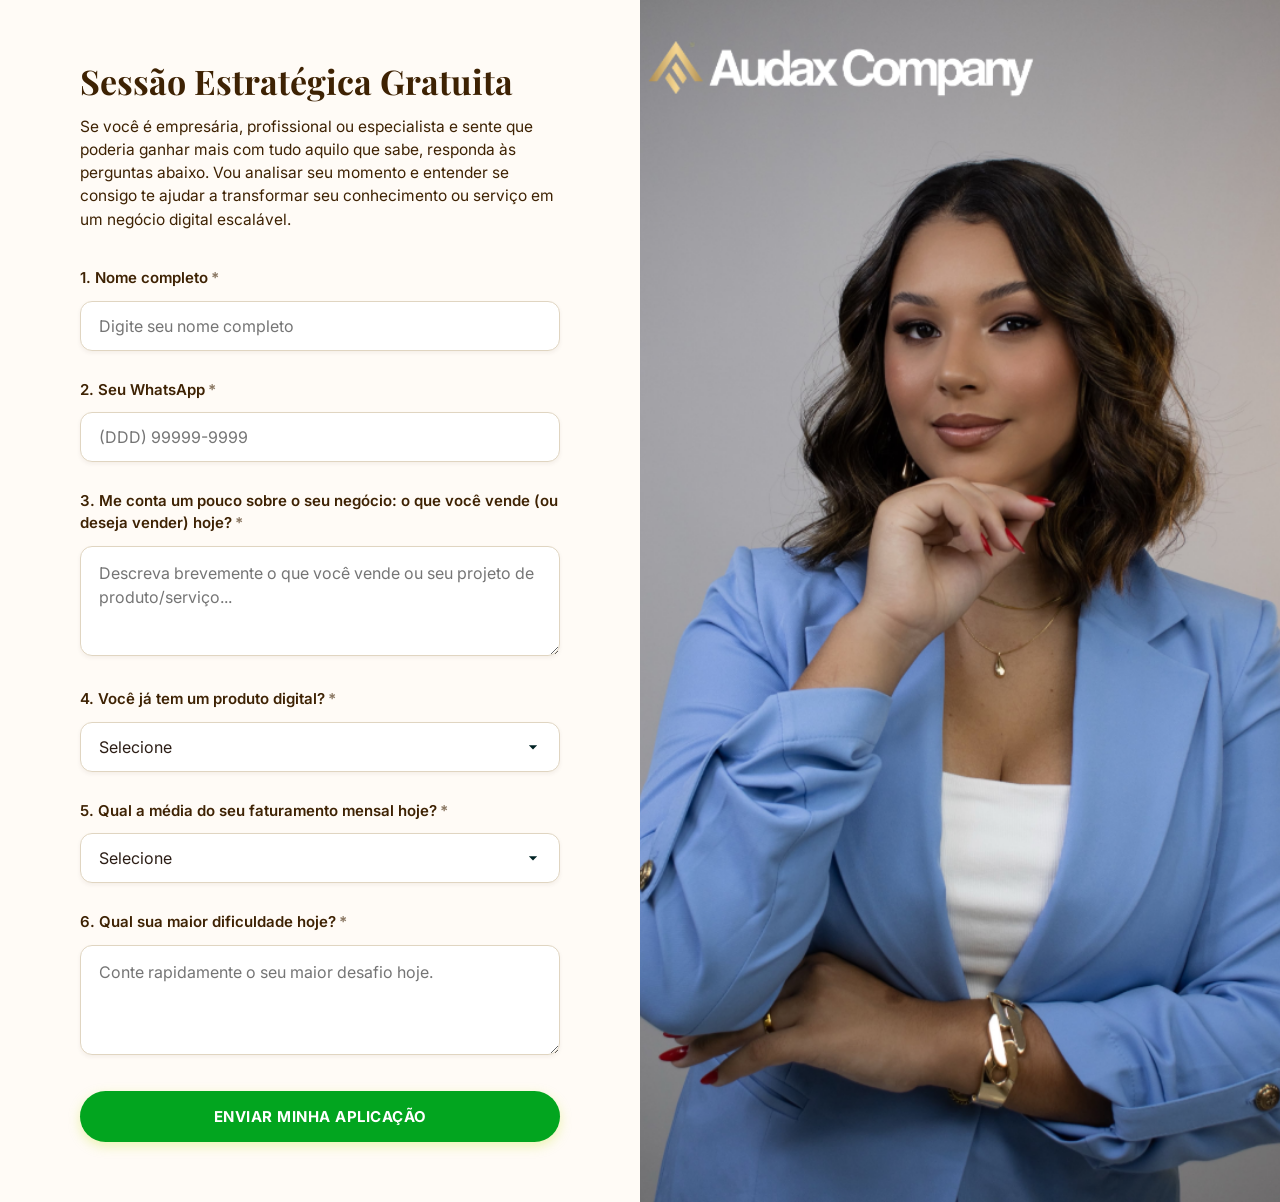
<file: index.html>
<!DOCTYPE html>
<html lang="pt-BR">

<head>
  <meta charset="UTF-8">
  <meta name="viewport" content="width=device-width, initial-scale=1.0, maximum-scale=1.0, user-scalable=no">
  <title>Sessão Estratégica Gratuita</title>

  <!-- Fontes Premium -->
  <link rel="preconnect" href="https://fonts.googleapis.com">
  <link rel="preconnect" href="https://fonts.gstatic.com" crossorigin>
  <link
    href="https://fonts.googleapis.com/css2?family=Inter:wght@300;400;500;600;700&family=Playfair+Display:ital,wght@0,400..700;1,400..700&display=swap"
    rel="stylesheet">

  <link rel="stylesheet" href="styles.css">
</head>

<body>

  <div class="wrap">
    <!-- Coluna do Formulário -->
    <section class="form-side" id="form-container">
      <div class="form-card" id="form-content">
        <h1>Sessão Estratégica Gratuita</h1>
        <p class="sub">Se você é empresária, profissional ou especialista e sente que poderia ganhar mais com tudo
          aquilo que sabe, responda às perguntas abaixo. Vou analisar seu momento e entender se consigo te ajudar a
          transformar seu conhecimento ou serviço em um negócio digital escalável.</p>

        <form id="app-form" onsubmit="return false;">

          <!-- Pergunta 1: Nome Completo -->
          <div class="q-group" data-required>
            <label class="q-label" for="nome">1. Nome completo<span class="req">*</span></label>
            <input type="text" id="nome" name="nome" placeholder="Digite seu nome completo" required>
            <span class="error-msg">Digite seu nome para continuar.</span>
          </div>

          <!-- Pergunta 2: WhatsApp -->
          <div class="q-group" data-required>
            <label class="q-label" for="whatsapp">2. Seu WhatsApp<span class="req">*</span></label>
            <input type="tel" id="whatsapp" name="whatsapp" placeholder="(DDD) 99999-9999" required>
            <span class="error-msg">Digite seu número de WhatsApp para continuar.</span>
          </div>

          <!-- Pergunta 3: Me conta um pouco sobre o seu negócio -->
          <div class="q-group" data-required>
            <label class="q-label" for="negocio">3. Me conta um pouco sobre o seu negócio: o que você vende (ou deseja
              vender) hoje?<span class="req">*</span></label>
            <textarea id="negocio" name="negocio"
              placeholder="Descreva brevemente o que você vende ou seu projeto de produto/serviço..."
              required></textarea>
            <span class="error-msg">Escreva a sua resposta para continuar.</span>
          </div>

          <!-- Pergunta 4: Você já tem um produto digital? -->
          <div class="q-group" data-required>
            <label class="q-label" for="produto_digital">4. Você já tem um produto digital?<span
                class="req">*</span></label>
            <select id="produto_digital" name="produto_digital" required>
              <option value="" disabled selected>Selecione</option>
              <option value="Sim">Sim</option>
              <option value="Não">Não</option>
            </select>
            <span class="error-msg">Selecione uma opção para continuar.</span>
          </div>

          <!-- Pergunta 5: Faturamento -->
          <div class="q-group" data-required>
            <label class="q-label" for="faturamento">5. Qual a média do seu faturamento mensal hoje?<span
                class="req">*</span></label>
            <select id="faturamento" name="faturamento" required>
              <option value="" disabled selected>Selecione</option>
              <option value="Abaixo de R$ 3.000">Abaixo de R$ 3.000</option>
              <option value="Entre R$ 3.000 e R$ 7.000">Entre R$ 3.000 e R$ 7.000</option>
              <option value="Entre R$ 7.000 e R$ 12.000">Entre R$ 7.000 e R$ 12.000</option>
              <option value="Entre R$ 12.000 e R$ 25.000">Entre R$ 12.000 e R$ 25.000</option>
              <option value="Entre R$ 25.000 e R$ 50.000">Entre R$ 25.000 e R$ 50.000</option>
              <option value="Acima de R$ 50.000">Acima de R$ 50.000</option>
            </select>
            <span class="error-msg">Selecione uma opção para continuar.</span>
          </div>

          <!-- Pergunta 6: Maior dificuldade -->
          <div class="q-group" data-required>
            <label class="q-label" for="dificuldade">6. Qual sua maior dificuldade hoje?<span
                class="req">*</span></label>
            <textarea id="dificuldade" name="dificuldade" placeholder="Conte rapidamente o seu maior desafio hoje."
              required></textarea>
            <span class="error-msg">Escreva sobre sua maior dificuldade para continuar.</span>
          </div>

          <button type="submit" id="submit-btn" class="submit-button">Enviar Minha Aplicação</button>

          <div class="form-notice" id="form-notice">
            Responda os campos destacados para enviar.
          </div>
        </form>
      </div>

      <!-- Tela de Sucesso -->
      <div class="success-card" id="success-content" style="display: none;">
        <div class="success-icon">
          <svg viewBox="0 0 24 24" fill="none" xmlns="http://www.w3.org/2000/svg">
            <path
              d="M9 12L11 14L15 10M21 12C21 16.9706 16.9706 21 12 21C7.02944 21 3 16.9706 3 12C3 7.02944 7.02944 3 12 3C16.9706 3 21 7.02944 21 12Z"
              stroke="currentColor" stroke-width="2" stroke-linecap="round" stroke-linejoin="round" />
          </svg>
        </div>
        <h2>Aplicação enviada!</h2>
        <p>Aguarde, estamos te direcionando para o WhatsApp...</p>
        <p class="accent-text">Caso não seja redirecionada automaticamente, clique no botão abaixo:</p>

        <a id="wa-action-btn" href="#" target="_blank" class="success-button">
          Concluir no WhatsApp
        </a>
      </div>
    </section>

    <!-- Coluna da Foto -->
    <aside class="photo-side" aria-hidden="true"></aside>
  </div>

  <script src="script.js"></script>
</body>

</html>
</file>
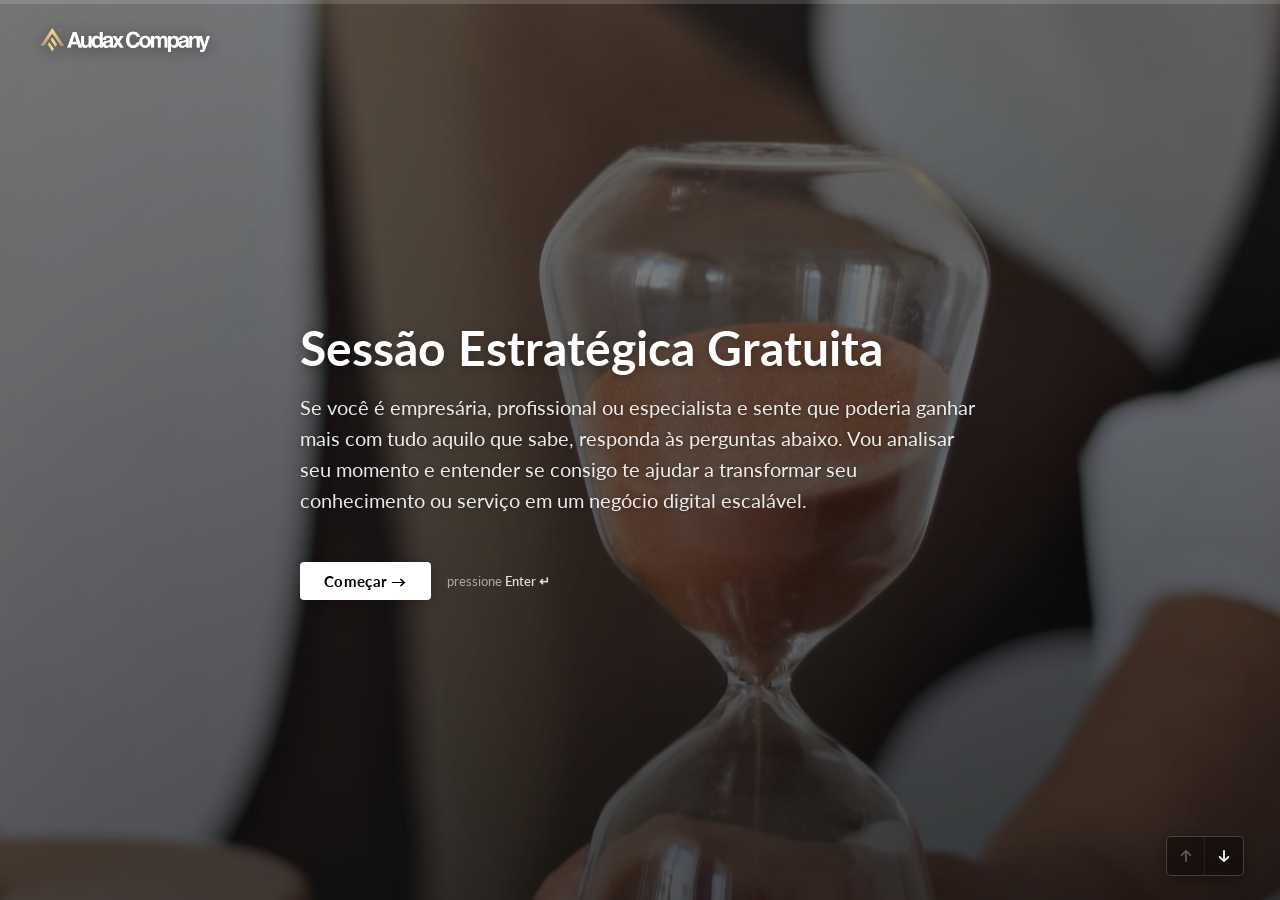
<file: audax/index.html>
<!DOCTYPE html>
<html lang="pt-BR">
<head>
  <meta charset="UTF-8">
  <meta name="viewport" content="width=device-width, initial-scale=1.0, minimum-scale=1.0, maximum-scale=1.0, user-scalable=no, interactive-widget=resizes-content">
  <title>Sessão Estratégica Gratuita</title>
  <meta property="og:title" content="Sessão Estratégica Gratuita">
  <meta property="og:description" content="Se você é empresária, profissional ou especialista e sente que poderia ganhar mais com tudo aquilo que sabe, responda às perguntas abaixo.">
  <meta name="description" content="Sessão Estratégica Gratuita - Análise estratégica para negócio digital escalável">

  <link rel="preconnect" href="https://fonts.googleapis.com">
  <link rel="preconnect" href="https://fonts.gstatic.com" crossorigin>
  <link href="https://fonts.googleapis.com/css2?family=Lato:ital,wght@0,300;0,400;0,700;0,900;1,400&display=swap" rel="stylesheet">

  <style>
/* =========================================================
   FORMULÁRIO AUDAX — CLONE RESPONDI
   ========================================================= */
:root {
  --form-font: 'Lato', -apple-system, BlinkMacSystemFont, "Segoe UI", Roboto, sans-serif;
  --form-color-bg: #b6b5b3;
  --input-border-bottom: rgba(255,255,255,0.5);
  --input-border-bottom-focus: #ffffff;
  --card-bg: rgba(255,255,255,0.08);
  --card-border: rgba(255,255,255,0.28);
  --card-hover-bg: rgba(255,255,255,0.2);
  --error-color: #ff5252;
}

*, *::before, *::after { box-sizing: border-box; margin: 0; padding: 0; }

html, body {
  height: 100%; width: 100%; overflow: hidden;
  font-family: var(--form-font); font-weight: 400;
  background-color: var(--form-color-bg);
  background-image: url('/audax/bg.png'), url('bg.png');
  background-size: cover; background-position: center; background-repeat: no-repeat; background-attachment: fixed;
  color: #ffffff;
  -webkit-font-smoothing: antialiased; -moz-osx-font-smoothing: grayscale;
}

body::before {
  content: ''; position: fixed; inset: 0;
  background: rgba(18,20,24,0.35);
  pointer-events: none; z-index: 1;
}

/* ── Barra de Progresso ── */
.progress-bar-container { position: fixed; top: 0; left: 0; width: 100%; height: 4px; background: rgba(255,255,255,0.15); z-index: 100; }
.progress-bar-fill { height: 100%; width: 0%; background: #fff; box-shadow: 0 0 10px rgba(255,255,255,0.7); transition: width 0.4s cubic-bezier(0.16,1,0.3,1); }

/* ── Header / Logo ── */
.form-header { position: fixed; top: 28px; left: 40px; z-index: 50; }
.form-logo { max-height: 48px; max-width: 170px; object-fit: contain; filter: drop-shadow(0 2px 8px rgba(0,0,0,0.4)); transition: transform 0.2s; display: block; }
.form-logo:hover { transform: scale(1.02); }

/* ── Viewport / Slides ── */
.form-viewport { position: relative; height: 100%; width: 100%; display: flex; align-items: center; justify-content: center; padding: 90px 32px 70px; z-index: 10; }
.form-slides-container { position: relative; width: 100%; max-width: 680px; min-height: 360px; display: flex; align-items: center; justify-content: center; }

.slide-item {
  position: absolute; width: 100%;
  opacity: 0; visibility: hidden; transform: translateY(40px); pointer-events: none;
  transition: opacity 0.4s ease, transform 0.4s cubic-bezier(0.16,1,0.3,1), visibility 0.4s;
  display: flex; flex-direction: column;
}
.slide-item.active { opacity: 1; visibility: visible; transform: translateY(0); pointer-events: auto; }
.slide-item.slide-up-exit { opacity: 0; visibility: hidden; transform: translateY(-40px); pointer-events: none; }
.slide-item.slide-down-exit { opacity: 0; visibility: hidden; transform: translateY(40px); pointer-events: none; }
.slide-content { width: 100%; display: flex; flex-direction: column; }

/* ── Tipografia (Lato 400, igual ao Respondi original) ── */
.slide-title {
  font-size: clamp(32px, 5.5vw, 48px);
  font-weight: 700; line-height: 1.15;
  color: #fff; margin-bottom: 16px;
  text-shadow: 0 2px 10px rgba(0,0,0,0.3);
}
.slide-description {
  font-size: clamp(16px, 2.4vw, 20px); font-weight: 400;
  color: rgba(255,255,255,0.9); line-height: 1.55; margin-bottom: 32px;
  text-shadow: 0 1px 4px rgba(0,0,0,0.3);
}
.question-label {
  font-size: clamp(26px, 4.2vw, 36px); font-weight: 700; line-height: 1.25;
  color: #fff; margin-bottom: 10px;
  text-shadow: 0 2px 8px rgba(0,0,0,0.3);
}
.q-number { font-weight: 400; font-size: 0.75em; opacity: 0.75; margin-right: 6px; }
.required-star { color: #ff5252; margin-left: 2px; }
.question-hint { font-size: 13px; color: rgba(255,255,255,0.7); margin-bottom: 18px; line-height: 1.4; }

/* Pergunta 5 — texto longo, fonte um pouco menor */
#step-5 .question-label {
  font-size: clamp(20px, 3.2vw, 28px);
}

/* ── Inputs — apenas linha inferior, sem caixa ── */
.field-wrap { width: 100%; max-width: 520px; margin-bottom: 22px; }

.field-input {
  width: 100%;
  padding: 8px 0 12px 0;
  background: transparent;
  border: none;
  border-bottom: 1px solid var(--input-border-bottom);
  border-radius: 0;
  color: #fff;
  font-family: inherit; font-size: 20px; font-weight: 400;
  outline: none;
  transition: border-color 0.25s ease;
  caret-color: #fff;
}
.field-input:focus { border-bottom-color: #fff; }
.field-input::placeholder { color: rgba(255,255,255,0.38); font-weight: 300; font-size: 18px; }

.field-error { display: none; color: var(--error-color); font-size: 13px; margin-top: 6px; animation: fadeIn 0.2s ease-in; }
.field-wrap.has-error .field-input,
.field-wrap.has-error .phone-input-group { border-bottom-color: var(--error-color) !important; }
.field-wrap.has-error .field-error { display: block; }

/* ── Telefone — bandeira + +55 + linha, SEM caixa ── */
.phone-input-group {
  display: flex; align-items: flex-end; width: 100%; gap: 10px;
  background: transparent; border: none;
  border-bottom: 1px solid var(--input-border-bottom);
  transition: border-color 0.25s ease;
  position: relative;
}
.phone-input-group:focus-within { border-bottom-color: #fff; }

/* Seletor clicável */
.country-selector {
  display: flex; align-items: center; gap: 6px;
  padding: 8px 0 12px 0; cursor: pointer; user-select: none; flex-shrink: 0;
  position: relative;
}
.country-selector .flag { font-size: 20px; line-height: 1; }
.country-selector .dial-code { font-size: 16px; font-weight: 400; color: rgba(255,255,255,0.85); }
.selector-arrow { font-size: 10px; opacity: 0.6; margin-left: 2px; transition: transform 0.2s; }
.country-selector[aria-expanded="true"] .selector-arrow { transform: rotate(180deg); }

/* Dropdown */
.country-dropdown {
  display: none; position: absolute; top: calc(100% + 6px); left: 0;
  width: 260px; max-height: 280px;
  background: rgba(30,30,30,0.97); border: 1px solid rgba(255,255,255,0.2);
  border-radius: 8px; overflow: hidden;
  z-index: 200; box-shadow: 0 8px 32px rgba(0,0,0,0.5);
  backdrop-filter: blur(12px);
}
.country-dropdown.open { display: flex; flex-direction: column; }
.country-search-wrap { padding: 10px 10px 6px; flex-shrink: 0; }
.country-search-wrap input {
  width: 100%; padding: 7px 10px;
  background: rgba(255,255,255,0.1); border: 1px solid rgba(255,255,255,0.2);
  border-radius: 5px; color: #fff; font-size: 14px; font-family: inherit; outline: none;
}
.country-search-wrap input::placeholder { color: rgba(255,255,255,0.4); }
.country-list {
  list-style: none; overflow-y: auto; flex: 1;
  padding: 4px 0; margin: 0;
}
.country-list li {
  display: flex; align-items: center; gap: 10px;
  padding: 9px 14px; cursor: pointer; font-size: 14px; color: #fff;
  transition: background 0.15s;
}
.country-list li:hover { background: rgba(255,255,255,0.12); }
.country-list li.selected { background: rgba(255,255,255,0.18); }
.country-list li .c-flag { font-size: 18px; flex-shrink: 0; }
.country-list li .c-name { flex: 1; }
.country-list li .c-dial { font-size: 13px; opacity: 0.6; }

.phone-input {
  border: none !important; border-bottom: none !important;
  background: transparent; border-radius: 0;
  box-shadow: none !important; padding-left: 0; flex: 1;
}

/* ── Choice Cards ── */
.choice-list { display: flex; flex-direction: column; gap: 8px; width: 100%; max-width: 500px; margin: 12px 0 16px 0; }

.choice-card {
  display: flex; align-items: center; gap: 14px;
  padding: 14px 18px;
  background: rgba(255,255,255,0.12);
  border: 1.5px solid rgba(255,255,255,0.38);
  border-radius: 6px;
  color: #fff; font-family: inherit; font-size: 18px; font-weight: 400; text-align: left;
  cursor: pointer;
  transition: all 0.2s cubic-bezier(0.16,1,0.3,1);
  backdrop-filter: blur(8px); outline: none;
}
.choice-card:hover { background: rgba(255,255,255,0.22); border-color: rgba(255,255,255,0.75); transform: translateX(3px); }
.choice-card.selected { background: rgba(255,255,255,0.28); border-color: rgba(255,255,255,0.9); box-shadow: 0 0 14px rgba(255,255,255,0.25); }

/* ── Key badge: só a letra, SEM borda ou fundo ── */
.key-badge {
  min-width: 18px; height: 18px;
  display: flex; align-items: center; justify-content: center;
  border: none; background: transparent;
  font-size: 13px; font-weight: 700;
  color: rgba(255,255,255,0.55);
  flex-shrink: 0; transition: color 0.2s;
}
.choice-card.selected .key-badge { color: #fff; }
.choice-text { flex: 1; }
.choice-check { font-size: 13px; font-weight: bold; opacity: 0; transform: scale(0.6); transition: all 0.2s ease; color: #fff; }
.choice-card.selected .choice-check { opacity: 1; transform: scale(1); }

/* ── Botão "Avançar" ── */
.slide-action { display: flex; align-items: center; gap: 16px; margin-top: 14px; }

.btn-primary {
  background: #fff; color: #000;
  border: none; border-radius: 4px;
  font-family: inherit; font-size: 15px; font-weight: 700; letter-spacing: 0.3px;
  padding: 10px 24px;
  cursor: pointer;
  display: inline-flex; align-items: center; justify-content: center; gap: 6px;
  box-shadow: 0 3px 12px rgba(0,0,0,0.2);
  transition: all 0.2s ease; text-decoration: none;
}
.btn-primary:hover { background: #f0f0f0; transform: translateY(-1px); box-shadow: 0 5px 16px rgba(0,0,0,0.3); }
.btn-primary:active { transform: translateY(0); }

.key-hint { font-size: 13px; color: rgba(255,255,255,0.58); user-select: none; }
.key-hint strong { color: rgba(255,255,255,0.85); font-weight: 600; }

/* ── Thank You ── */
.thank-you-content { text-align: left; }
.thank-you-content .slide-title {
  font-size: clamp(30px, 5.5vw, 44px);
  font-weight: 700;
  line-height: 1.15;
  margin-bottom: 14px;
}
.thank-you-content .slide-description {
  font-size: clamp(16px, 2.4vw, 20px);
  font-weight: 400;
  color: rgba(255,255,255,0.88);
  margin-bottom: 0;
}
.success-icon-badge { width: 64px; height: 64px; margin-bottom: 20px; }
.checkmark-svg { width: 64px; height: 64px; border-radius: 50%; display: block; stroke-width: 3; stroke: #fff; stroke-miterlimit: 10; }
.checkmark-circle { stroke-dasharray: 166; stroke-dashoffset: 166; stroke-width: 3; stroke-miterlimit: 10; stroke: #fff; fill: rgba(255,255,255,0.15); animation: strokeCircle 0.6s cubic-bezier(0.65,0,0.45,1) forwards; }
.checkmark-check { transform-origin: 50% 50%; stroke-dasharray: 48; stroke-dashoffset: 48; animation: strokeCheck 0.3s cubic-bezier(0.65,0,0.45,1) 0.6s forwards; }
@keyframes strokeCircle { 100% { stroke-dashoffset: 0; } }
@keyframes strokeCheck { 100% { stroke-dashoffset: 0; } }
.thank-you-actions { margin-top: 28px; }
.btn-whatsapp { background: #25D366 !important; color: #fff !important; }
.btn-whatsapp:hover { background: #1ebe5d !important; box-shadow: 0 6px 20px rgba(37,211,102,0.4) !important; }

/* ── Footer — SEM badge, só setas ── */
.form-footer {
  position: fixed; bottom: 24px; left: 0; width: 100%;
  padding: 0 36px;
  display: flex; align-items: center; justify-content: flex-end;
  z-index: 50; pointer-events: none;
}
.nav-arrows { display: flex; border-radius: 5px; overflow: hidden; background: rgba(0,0,0,0.4); border: 1px solid rgba(255,255,255,0.2); backdrop-filter: blur(8px); pointer-events: auto; box-shadow: 0 4px 12px rgba(0,0,0,0.3); }
.nav-arrow-btn { width: 38px; height: 38px; display: flex; align-items: center; justify-content: center; background: transparent; border: none; color: #fff; cursor: pointer; transition: background 0.2s; outline: none; }
.nav-arrow-btn:first-child { border-right: 1px solid rgba(255,255,255,0.18); }
.nav-arrow-btn:hover:not(:disabled) { background: rgba(255,255,255,0.2); }
.nav-arrow-btn:disabled { opacity: 0.3; cursor: not-allowed; }

@keyframes fadeIn { from { opacity: 0; transform: translateY(-4px); } to { opacity: 1; transform: translateY(0); } }

/* ── Mobile ── */
@media (max-width: 768px) {
  .form-header { top: 20px; left: 20px; }
  .form-logo { max-height: 38px; max-width: 130px; }
  .form-viewport { padding: 72px 20px 72px; }
  .field-input { font-size: 18px; }
  .choice-card { padding: 11px 14px; font-size: 15px; }
  .form-footer { padding: 0 20px; bottom: 18px; }
  .key-hint { display: none; }
}

/* ── Correção de Teclado (telas curtas) ── */
@media (max-height: 680px) {
  .form-viewport {
    align-items: flex-start;
    overflow-y: auto;
    padding-top: 60px;
  }
  .form-slides-container {
    min-height: unset;
    margin-bottom: 40px;
  }
}

  /* ── Bloqueia zoom em todos os browsers ── */
  html, body {
    touch-action: pan-x pan-y;
    -ms-touch-action: pan-x pan-y;
  }
  </style>

  <script>
  /* Bloqueia pinch-zoom no Safari iOS e Chrome */
  document.addEventListener('gesturestart', function(e) { e.preventDefault(); }, { passive: false });
  document.addEventListener('gesturechange', function(e) { e.preventDefault(); }, { passive: false });
  document.addEventListener('gestureend', function(e) { e.preventDefault(); }, { passive: false });

  document.addEventListener('touchmove', function(e) {
    if (e.touches.length > 1) e.preventDefault();
  }, { passive: false });

  document.addEventListener('wheel', function(e) {
    if (e.ctrlKey) e.preventDefault();
  }, { passive: false });
  </script>
</head>

<body>
  <!-- Barra de Progresso Superior -->
  <div class="progress-bar-container" id="progressContainer">
    <div class="progress-bar-fill" id="progressBar"></div>
  </div>

  <!-- Logo -->
  <header class="form-header">
    <img
      src="logo.png"
      onerror="this.src='https://cloudcdn.respondi.app/S11451/userfiles/176169/b2658542-59e6-4d3c-8ae0-13da5640f9c1.png?Expires=1789232025&KeyName=rsp-privateprodpkey&Signature=CPCe6zVeaBBLXQq_T8q2KhxzQDI='"
      alt="Audax Company"
      class="form-logo"
      id="formLogo">
  </header>

  <!-- Formulário em Slides -->
  <main class="form-viewport">
    <div class="form-slides-container" id="slidesContainer">

      <!-- ETAPA 0: Boas-vindas -->
      <section class="slide-item active" data-step="0" id="step-0">
        <div class="slide-content">
          <h1 class="slide-title">Sessão Estratégica Gratuita</h1>
          <p class="slide-description">
            Se você é empresária, profissional ou especialista e sente que poderia ganhar mais com tudo aquilo que sabe, responda às perguntas abaixo. Vou analisar seu momento e entender se consigo te ajudar a transformar seu conhecimento ou serviço em um negócio digital escalável.
          </p>
          <div class="slide-action">
            <button type="button" class="btn-primary" id="btn-start" onclick="nextStep()">
              <span>Começar →</span>
            </button>
            <span class="key-hint">pressione <strong>Enter ↵</strong></span>
          </div>
        </div>
      </section>

      <!-- ETAPA 1: Nome -->
      <section class="slide-item" data-step="1" id="step-1">
        <div class="slide-content">
          <label class="question-label" for="input-nome">
            <span class="q-number">1/6</span> Qual seu nome? <span class="required-star">*</span>
          </label>
          <div class="field-wrap">
            <input type="text" id="input-nome" name="nome" class="field-input" placeholder="Sua resposta aqui..." autocomplete="name" required>
            <div class="field-error" id="error-nome">Por favor, preencha este campo.</div>
          </div>
          <div class="slide-action">
            <button type="button" class="btn-primary" onclick="submitCurrentStep()"><span>Avançar</span></button>
            <span class="key-hint">pressione <strong>Enter ↵</strong></span>
          </div>
        </div>
      </section>

      <!-- ETAPA 2: WhatsApp -->
      <section class="slide-item" data-step="2" id="step-2">
        <div class="slide-content">
          <label class="question-label" for="input-whatsapp">
            <span class="q-number">2/6</span> Qual é o seu número de WhatsApp? <span class="required-star">*</span>
          </label>
          <p class="question-hint">Digite este número corretamente, iremos entrar em contato por aqui.</p>
          <div class="field-wrap">
            <div class="phone-input-group">
              <!-- Seletor de país -->
              <div class="country-selector" id="countrySelectorBtn" onclick="toggleCountryDropdown()" tabindex="0" role="button" aria-haspopup="listbox" aria-expanded="false">
                <span class="flag" id="selectedFlag">🇧🇷</span>
                <span class="dial-code" id="selectedDial">+55</span>
                <span class="selector-arrow">▾</span>
              </div>
              <!-- Dropdown de países -->
              <div class="country-dropdown" id="countryDropdown" role="listbox">
                <div class="country-search-wrap">
                  <input type="text" id="countrySearch" placeholder="Pesquisar..." autocomplete="off" oninput="filterCountries(this.value)" onclick="event.stopPropagation()">
                </div>
                <ul class="country-list" id="countryList"></ul>
              </div>
              <input type="tel" id="input-whatsapp" name="whatsapp" class="field-input phone-input" placeholder="(00) 00000-0000" maxlength="15" autocomplete="tel" required>
            </div>
            <div class="field-error" id="error-whatsapp">Por favor, digite um número de WhatsApp válido com DDD.</div>
          </div>
          <div class="slide-action">
            <button type="button" class="btn-primary" onclick="submitCurrentStep()"><span>Avançar</span></button>
            <span class="key-hint">pressione <strong>Enter ↵</strong></span>
          </div>
        </div>
      </section>

      <!-- ETAPA 3: Instagram -->
      <section class="slide-item" data-step="3" id="step-3">
        <div class="slide-content">
          <label class="question-label" for="input-instagram">
            <span class="q-number">3/6</span> Qual é o @ do seu instagram? <span class="required-star">*</span>
          </label>
          <div class="field-wrap">
            <input type="text" id="input-instagram" name="instagram" class="field-input" placeholder="@seuperfil" autocomplete="off" required>
            <div class="field-error" id="error-instagram">Por favor, informe seu perfil do Instagram.</div>
          </div>
          <div class="slide-action">
            <button type="button" class="btn-primary" onclick="submitCurrentStep()"><span>Avançar</span></button>
            <span class="key-hint">pressione <strong>Enter ↵</strong></span>
          </div>
        </div>
      </section>

      <!-- ETAPA 4: E-mail -->
      <section class="slide-item" data-step="4" id="step-4">
        <div class="slide-content">
          <label class="question-label" for="input-email">
            <span class="q-number">4/6</span> Digite seu e-mail <span class="required-star">*</span>
          </label>
          <div class="field-wrap">
            <input type="email" id="input-email" name="email" class="field-input" placeholder="nome@exemplo.com" autocomplete="email" required>
            <div class="field-error" id="error-email">Por favor, insira um e-mail válido.</div>
          </div>
          <div class="slide-action">
            <button type="button" class="btn-primary" onclick="submitCurrentStep()"><span>Avançar</span></button>
            <span class="key-hint">pressione <strong>Enter ↵</strong></span>
          </div>
        </div>
      </section>

      <!-- ETAPA 5: Sim / Não -->
      <section class="slide-item" data-step="5" id="step-5">
        <div class="slide-content">
          <div class="question-label">
            <span class="q-number">5/6</span> A Implementação Audax é para quem quer criar ou escalar um curso e/ou mentoria. É isso que você busca? <span class="required-star">*</span>
          </div>
          <div class="choice-list" data-field="busca_audax">
            <button type="button" class="choice-card" data-key="A" data-value="Sim" onclick="selectChoice('busca_audax','Sim',this)">
              <span class="key-badge">A</span>
              <span class="choice-text">Sim</span>
              <span class="choice-check">✓</span>
            </button>
            <button type="button" class="choice-card" data-key="B" data-value="Não" onclick="selectChoice('busca_audax','Não',this)">
              <span class="key-badge">B</span>
              <span class="choice-text">Não</span>
              <span class="choice-check">✓</span>
            </button>
          </div>
          <div class="field-error" id="error-busca_audax">Selecione uma das opções para continuar.</div>
          <div class="slide-action">
            <span class="key-hint">Pressione <strong>A</strong> ou <strong>B</strong>, ou clique na opção</span>
          </div>
        </div>
      </section>

      <!-- ETAPA 6: Faturamento -->
      <section class="slide-item" data-step="6" id="step-6">
        <div class="slide-content">
          <div class="question-label">
            <span class="q-number">6/6</span> Qual a sua média de faturamento mensal? <span class="required-star">*</span>
          </div>
          <p class="question-hint">Escolha apenas uma opção</p>
          <div class="choice-list" data-field="faturamento">
            <button type="button" class="choice-card" data-key="A" data-value="Até R$ 5 mil" onclick="selectChoice('faturamento','Até R$ 5 mil',this)">
              <span class="key-badge">A</span><span class="choice-text">Até R$ 5 mil</span><span class="choice-check">✓</span>
            </button>
            <button type="button" class="choice-card" data-key="B" data-value="De R$ 5 a R$ 10 mil" onclick="selectChoice('faturamento','De R$ 5 a R$ 10 mil',this)">
              <span class="key-badge">B</span><span class="choice-text">De R$ 5 a R$ 10 mil</span><span class="choice-check">✓</span>
            </button>
            <button type="button" class="choice-card" data-key="C" data-value="De R$ 10 a R$ 20 mil" onclick="selectChoice('faturamento','De R$ 10 a R$ 20 mil',this)">
              <span class="key-badge">C</span><span class="choice-text">De R$ 10 a R$ 20 mil</span><span class="choice-check">✓</span>
            </button>
            <button type="button" class="choice-card" data-key="D" data-value="De R$ 20 a R$ 50 mil" onclick="selectChoice('faturamento','De R$ 20 a R$ 50 mil',this)">
              <span class="key-badge">D</span><span class="choice-text">De R$ 20 a R$ 50 mil</span><span class="choice-check">✓</span>
            </button>
            <button type="button" class="choice-card" data-key="E" data-value="De R$ 50 mil a R$ 100 mil" onclick="selectChoice('faturamento','De R$ 50 mil a R$ 100 mil',this)">
              <span class="key-badge">E</span><span class="choice-text">De R$ 50 mil a R$ 100 mil</span><span class="choice-check">✓</span>
            </button>
            <button type="button" class="choice-card" data-key="F" data-value="Acima de R$ 100 mil" onclick="selectChoice('faturamento','Acima de R$ 100 mil',this)">
              <span class="key-badge">F</span><span class="choice-text">Acima de R$ 100 mil</span><span class="choice-check">✓</span>
            </button>
          </div>
          <div class="field-error" id="error-faturamento">Selecione seu faturamento para finalizar.</div>
          <div class="slide-action" style="margin-top:18px;">
            <button type="button" class="btn-primary" onclick="submitCurrentStep()"><span>Enviar respostas →</span></button>
            <span class="key-hint">pressione <strong>Enter ↵</strong></span>
          </div>
        </div>
      </section>

      <!-- ETAPA 7: Obrigado -->
      <section class="slide-item" data-step="7" id="step-7">
        <div class="slide-content thank-you-content">
          <div class="success-icon-badge">
            <svg viewBox="0 0 52 52" class="checkmark-svg">
              <circle class="checkmark-circle" cx="26" cy="26" r="25" fill="none"/>
              <path class="checkmark-check" fill="none" d="M14.1 27.2l7.1 7.2 16.7-16.8"/>
            </svg>
          </div>
          <h2 class="slide-title">Aplicação enviada!</h2>
          <p class="slide-description">Aguarde, estamos te direcionando para o WhatsApp...</p>
          <div class="thank-you-actions" id="thankYouActions">
            <a href="#" id="btn-whatsapp-direct" target="_blank" rel="noopener noreferrer" class="btn-primary btn-whatsapp">
              <span>CONTINUAR NO WHATSAPP</span>
            </a>
          </div>
        </div>
      </section>

    </div>
  </main>

  <!-- Footer — apenas setas, sem badge -->
  <footer class="form-footer">
    <div class="nav-arrows" id="navArrows">
      <button type="button" class="nav-arrow-btn" id="btn-nav-prev" onclick="prevStep()" title="Anterior (Shift+Enter)" disabled>
        <svg viewBox="0 0 384 512" width="14" height="14" fill="currentColor">
          <path d="M214.6 41.4c-12.5-12.5-32.8-12.5-45.3 0l-160 160c-12.5 12.5-12.5 32.8 0 45.3s32.8 12.5 45.3 0L160 141.2 160 448c0 17.7 14.3 32 32 32s32-14.3 32-32l0-306.7L329.4 246.6c12.5 12.5 32.8 12.5 45.3 0s12.5-32.8 0-45.3l-160-160z"/>
        </svg>
      </button>
      <button type="button" class="nav-arrow-btn" id="btn-nav-next" onclick="submitCurrentStep()" title="Próximo (Enter)">
        <svg viewBox="0 0 384 512" width="14" height="14" fill="currentColor">
          <path d="M169.4 470.6c12.5 12.5 32.8 12.5 45.3 0l160-160c12.5-12.5 12.5-32.8 0-45.3s-32.8-12.5-45.3 0L224 370.8 224 64c0-17.7-14.3-32-32-32s-32 14.3-32 32l0 306.7L54.6 265.4c-12.5-12.5-32.8-12.5-45.3 0s-12.5 32.8 0 45.3l160 160z"/>
        </svg>
      </button>
    </div>
  </footer>

  <script>
/**
 * FORMULÁRIO AUDAX — CLONE RESPONDI
 */

const CONFIG = {
  WHATSAPP_NUMBER: '5521996768132',
  WEBHOOK_URL: 'https://forminit.com/f/p4qc17jp2py',
  MAKE_WEBHOOK_URL: 'https://hook.us2.make.com/sin7hi5s4yj8c4gr2l1n7okt0qwspmol',
  WA_TITLE: 'Olá! Acabei de responder à Sessão Estratégica Gratuita:',
  TOTAL_STEPS: 7
};

let currentStep = 0;
const formData = { nome: '', whatsapp: '', instagram: '', email: '', busca_audax: '', faturamento: '' };

const progressBar = document.getElementById('progressBar');
const btnNavPrev = document.getElementById('btn-nav-prev');
const btnNavNext = document.getElementById('btn-nav-next');
const navArrows  = document.getElementById('navArrows');

document.addEventListener('DOMContentLoaded', () => {
  loadSavedData();
  setupPhoneMask();
  setupKeyboard();
  updateProgress();
  updateNavButtons();
  focusCurrent();
});

/* ── Navegação ── */
function goToStep(target, dir = 'next') {
  if (target < 0 || target > CONFIG.TOTAL_STEPS || target === currentStep) return;

  const cur = document.querySelector('.slide-item[data-step="' + currentStep + '"]');
  const nxt = document.querySelector('.slide-item[data-step="' + target + '"]');
  if (!cur || !nxt) return;

  cur.classList.add(dir === 'next' ? 'slide-up-exit' : 'slide-down-exit');
  cur.classList.remove('active');
  setTimeout(() => cur.classList.remove('slide-up-exit', 'slide-down-exit'), 400);

  currentStep = target;
  nxt.classList.add('active');

  updateProgress();
  updateNavButtons();
  setTimeout(focusCurrent, 100);

  if (currentStep === 7) onComplete();
}

function nextStep() { goToStep(currentStep + 1, 'next'); }
function prevStep() { if (currentStep > 0 && currentStep < 7) goToStep(currentStep - 1, 'prev'); }

function submitCurrentStep() {
  clearErrors();

  if (currentStep === 0) { nextStep(); return; }

  if (currentStep === 1) {
    const v = document.getElementById('input-nome').value.trim();
    if (!v || v.length < 2) { showError('nome', 'Por favor, digite seu nome.'); document.getElementById('input-nome').focus(); return; }
    formData.nome = v; save(); nextStep(); return;
  }
  if (currentStep === 2) {
    const v = document.getElementById('input-whatsapp').value.trim();
    if (v.replace(/\D/g,'').length < 10) { showError('whatsapp'); document.getElementById('input-whatsapp').focus(); return; }
    formData.whatsapp = v; save(); nextStep(); return;
  }
  if (currentStep === 3) {
    let v = document.getElementById('input-instagram').value.trim();
    if (!v) { showError('instagram', 'Por favor, informe seu @ do Instagram.'); document.getElementById('input-instagram').focus(); return; }
    if (!v.startsWith('@')) { v = '@' + v; document.getElementById('input-instagram').value = v; }
    formData.instagram = v; save(); nextStep(); return;
  }
  if (currentStep === 4) {
    const v = document.getElementById('input-email').value.trim();
    if (!v || !/^[^\s@]+@[^\s@]+\.[^\s@]+$/.test(v)) { showError('email', 'Por favor, insira um e-mail válido.'); document.getElementById('input-email').focus(); return; }
    formData.email = v; save(); nextStep(); return;
  }
  if (currentStep === 5) {
    if (!formData.busca_audax) { showError('busca_audax', 'Selecione uma opção para continuar.'); return; }
    nextStep(); return;
  }
  if (currentStep === 6) {
    if (!formData.faturamento) { showError('faturamento', 'Selecione seu faturamento.'); return; }
    nextStep(); return;
  }
}

/* ── Seletor de País ── */
const COUNTRIES = [
  { flag:'🇧🇷', name:'Brasil',           dial:'+55' },
  { flag:'🇺🇸', name:'Estados Unidos',   dial:'+1'  },
  { flag:'🇵🇹', name:'Portugal',         dial:'+351'},
  { flag:'🇦🇷', name:'Argentina',        dial:'+54' },
  { flag:'🇨🇴', name:'Colômbia',         dial:'+57' },
  { flag:'🇲🇽', name:'México',           dial:'+52' },
  { flag:'🇪🇸', name:'Espanha',          dial:'+34' },
  { flag:'🇬🇧', name:'Reino Unido',      dial:'+44' },
  { flag:'🇨🇦', name:'Canadá',           dial:'+1'  },
  { flag:'🇩🇪', name:'Alemanha',         dial:'+49' },
  { flag:'🇫🇷', name:'França',           dial:'+33' },
  { flag:'🇮🇹', name:'Itália',           dial:'+39' },
  { flag:'🇯🇵', name:'Japão',            dial:'+81' },
  { flag:'🇦🇺', name:'Austrália',        dial:'+61' },
  { flag:'🇨🇱', name:'Chile',            dial:'+56' },
  { flag:'🇵🇪', name:'Peru',             dial:'+51' },
  { flag:'🇧🇴', name:'Bolívia',          dial:'+591'},
  { flag:'🇺🇾', name:'Uruguai',          dial:'+598'},
  { flag:'🇵🇾', name:'Paraguai',         dial:'+595'},
  { flag:'🇻🇪', name:'Venezuela',        dial:'+58' },
  { flag:'🇦🇴', name:'Angola',           dial:'+244'},
  { flag:'🇲🇿', name:'Moçambique',       dial:'+258'},
  { flag:'🇨🇻', name:'Cabo Verde',       dial:'+238'},
  { flag:'🇿🇦', name:'África do Sul',    dial:'+27' },
  { flag:'🇨🇭', name:'Suíça',            dial:'+41' },
  { flag:'🇳🇱', name:'Países Baixos',    dial:'+31' },
  { flag:'🇧🇪', name:'Bélgica',          dial:'+32' },
  { flag:'🇸🇪', name:'Suécia',           dial:'+46' },
  { flag:'🇳🇴', name:'Noruega',          dial:'+47' },
  { flag:'🇮🇪', name:'Irlanda',          dial:'+353'},
  { flag:'🇳🇿', name:'Nova Zelândia',    dial:'+64' },
  { flag:'🇦🇪', name:'Emirados Árabes',  dial:'+971'},
];

let selectedCountry = COUNTRIES[0];
let dropdownOpen = false;

function buildCountryList(filter = '') {
  const ul = document.getElementById('countryList');
  if (!ul) return;
  const q = filter.toLowerCase();
  const filtered = COUNTRIES.filter(c =>
    c.name.toLowerCase().includes(q) || c.dial.includes(q)
  );
  ul.innerHTML = filtered.map(c => `
    <li onclick="selectCountry('${c.dial}')" class="${c.dial === selectedCountry.dial && c.name === selectedCountry.name ? 'selected' : ''}">
      <span class="c-flag">${c.flag}</span>
      <span class="c-name">${c.name}</span>
      <span class="c-dial">${c.dial}</span>
    </li>`).join('');
}

function toggleCountryDropdown() {
  const btn = document.getElementById('countrySelectorBtn');
  const dd  = document.getElementById('countryDropdown');
  if (!dd) return;
  dropdownOpen = !dropdownOpen;
  dd.classList.toggle('open', dropdownOpen);
  btn.setAttribute('aria-expanded', dropdownOpen);
  if (dropdownOpen) {
    buildCountryList();
    const search = document.getElementById('countrySearch');
    if (search) { search.value = ''; search.focus(); }
  }
}

function filterCountries(val) { buildCountryList(val); }

function selectCountry(dial) {
  const country = COUNTRIES.find(c => c.dial === dial) || COUNTRIES[0];
  selectedCountry = country;
  document.getElementById('selectedFlag').textContent = country.flag;
  document.getElementById('selectedDial').textContent = country.dial;
  // fecha dropdown
  dropdownOpen = false;
  const dd = document.getElementById('countryDropdown');
  const btn = document.getElementById('countrySelectorBtn');
  if (dd)  dd.classList.remove('open');
  if (btn) btn.setAttribute('aria-expanded', 'false');
  document.getElementById('input-whatsapp').focus();
}

// Fecha dropdown ao clicar fora
document.addEventListener('click', function(e) {
  const btn = document.getElementById('countrySelectorBtn');
  const dd  = document.getElementById('countryDropdown');
  if (dropdownOpen && btn && !btn.contains(e.target) && dd && !dd.contains(e.target)) {
    dropdownOpen = false;
    dd.classList.remove('open');
    btn.setAttribute('aria-expanded', 'false');
  }
});

/* ── Seleção de opções ── */
function selectChoice(field, value, el) {
  clearErrors();
  formData[field] = value;
  save();
  const list = el.closest('.choice-list');
  if (list) list.querySelectorAll('.choice-card').forEach(c => c.classList.remove('selected'));
  el.classList.add('selected');
  // No faturamento (step 6) não avança automaticamente — espera o botão
  if (field !== 'faturamento') setTimeout(nextStep, 260);
}

/* ── Errors ── */
function showError(field, msg) {
  const el = document.getElementById('error-' + field);
  if (el) { if (msg) el.textContent = msg; el.style.display = 'block'; }
  const wrap = el && el.closest('.field-wrap');
  if (wrap) wrap.classList.add('has-error');
}
function clearErrors() {
  document.querySelectorAll('.field-error').forEach(e => e.style.display = 'none');
  document.querySelectorAll('.field-wrap').forEach(w => w.classList.remove('has-error'));
}

/* ── UI ── */
function updateProgress() {
  const pct = [0,15,30,45,60,75,90,100];
  if (progressBar) progressBar.style.width = (pct[currentStep] || 0) + '%';
}
function updateNavButtons() {
  btnNavPrev.disabled = currentStep === 0 || currentStep === 7;
  navArrows.style.display = currentStep === 7 ? 'none' : 'flex';
}
function focusCurrent() {
  const slide = document.querySelector('.slide-item[data-step="' + currentStep + '"]');
  if (!slide) return;
  const inp = slide.querySelector('input');
  if (inp) { inp.focus(); if (inp.value) inp.setSelectionRange(inp.value.length, inp.value.length); }
}

/* ── Teclado ── */
function setupKeyboard() {
  document.addEventListener('keydown', e => {
    if (currentStep === 7) return;
    if (e.key === 'Enter') {
      e.preventDefault();
      if (e.shiftKey) prevStep(); else submitCurrentStep();
      return;
    }
    if (currentStep === 5 || currentStep === 6) {
      const slide = document.querySelector('.slide-item[data-step="' + currentStep + '"]');
      if (slide) {
        const card = slide.querySelector('.choice-card[data-key="' + e.key.toUpperCase() + '"]');
        if (card) { e.preventDefault(); card.click(); }
      }
    }
  });
}

/* ── Máscara Telefone ── */
function setupPhoneMask() {
  const inp = document.getElementById('input-whatsapp');
  if (!inp) return;
  inp.addEventListener('input', e => {
    let v = e.target.value.replace(/\D/g, '').slice(0, 11);
    if (v.length > 10) v = '(' + v.slice(0,2) + ') ' + v.slice(2,7) + '-' + v.slice(7);
    else if (v.length > 6) v = '(' + v.slice(0,2) + ') ' + v.slice(2,6) + '-' + v.slice(6);
    else if (v.length > 2) v = '(' + v.slice(0,2) + ') ' + v.slice(2);
    else if (v.length > 0) v = '(' + v;
    e.target.value = v;
  });
}

/* ── Conclusão ── */
async function onComplete() {
  save();

  // Monta o número completo com código do país
  const fullPhone = (selectedCountry ? selectedCountry.dial : '+55') + ' ' + formData.whatsapp;

  if (CONFIG.WEBHOOK_URL) {
    const formDataToSend = new FormData();
    formDataToSend.append('fi-text-Nome', formData.nome);
    formDataToSend.append('fi-text-WhatsApp', fullPhone);
    formDataToSend.append('fi-text-Instagram', formData.instagram);
    formDataToSend.append('fi-text-Email', formData.email);
    formDataToSend.append('fi-text-BuscaAudax', formData.busca_audax);
    formDataToSend.append('fi-text-Faturamento', formData.faturamento);
    formDataToSend.append('fi-text-SubmittedAt', new Date().toISOString());

    try {
      await fetch(CONFIG.WEBHOOK_URL, {
        method: 'POST',
        headers: {
          'Accept': 'application/json'
        },
        body: formDataToSend
      });
    } catch (err) { console.warn('Erro ao enviar para o Forminit:', err); }
  }

  if (CONFIG.MAKE_WEBHOOK_URL) {
    // Número limpo (só dígitos) para facilitar a integração com a API da Audax no Make
    const cleanPhone = fullPhone.replace(/\D/g, '');
    
    const makePayload = {
      nome: formData.nome,
      whatsapp: cleanPhone,
      instagram: formData.instagram,
      email: formData.email,
      busca_audax: formData.busca_audax,
      faturamento: formData.faturamento,
      submittedAt: new Date().toISOString()
    };

    try {
      await fetch(CONFIG.MAKE_WEBHOOK_URL, {
        method: 'POST',
        headers: { 'Content-Type': 'application/json' },
        body: JSON.stringify(makePayload)
      });
    } catch (err) { console.warn('Erro ao enviar para o Make:', err); }
  }

  const msg =
    'Olá vim do site e gostaria de saber mais sobre a Implementação Audax, esses são meus dados:\n\n' +
    'Nome: ' + formData.nome + '\n' +
    'Instagram: ' + formData.instagram + '\n' +
    'Faturamento: ' + formData.faturamento;

  const waUrl = 'https://wa.me/' + CONFIG.WHATSAPP_NUMBER + '?text=' + encodeURIComponent(msg);

  const btn = document.getElementById('btn-whatsapp-direct');
  if (btn) btn.href = waUrl;

  // Redireciona automaticamente após 1.5 segundos
  setTimeout(() => { window.location.href = waUrl; }, 1500);
}

/* ── LocalStorage ── */
function save() { try { localStorage.setItem('audax_form', JSON.stringify(formData)); } catch(e){} }
function loadSavedData() {
  try {
    const d = JSON.parse(localStorage.getItem('audax_form') || '{}');
    Object.assign(formData, d);
    const fields = { nome:'input-nome', whatsapp:'input-whatsapp', instagram:'input-instagram', email:'input-email' };
    Object.entries(fields).forEach(([k,id]) => { if (d[k]) { const el = document.getElementById(id); if(el) el.value = d[k]; } });
    ['busca_audax','faturamento'].forEach(f => {
      if (d[f]) {
        const c = document.querySelector('.choice-list[data-field="' + f + '"] .choice-card[data-value="' + d[f] + '"]');
        if (c) c.classList.add('selected');
      }
    });
  } catch(e) {}
}
  </script>
</body>
</html>
</file>
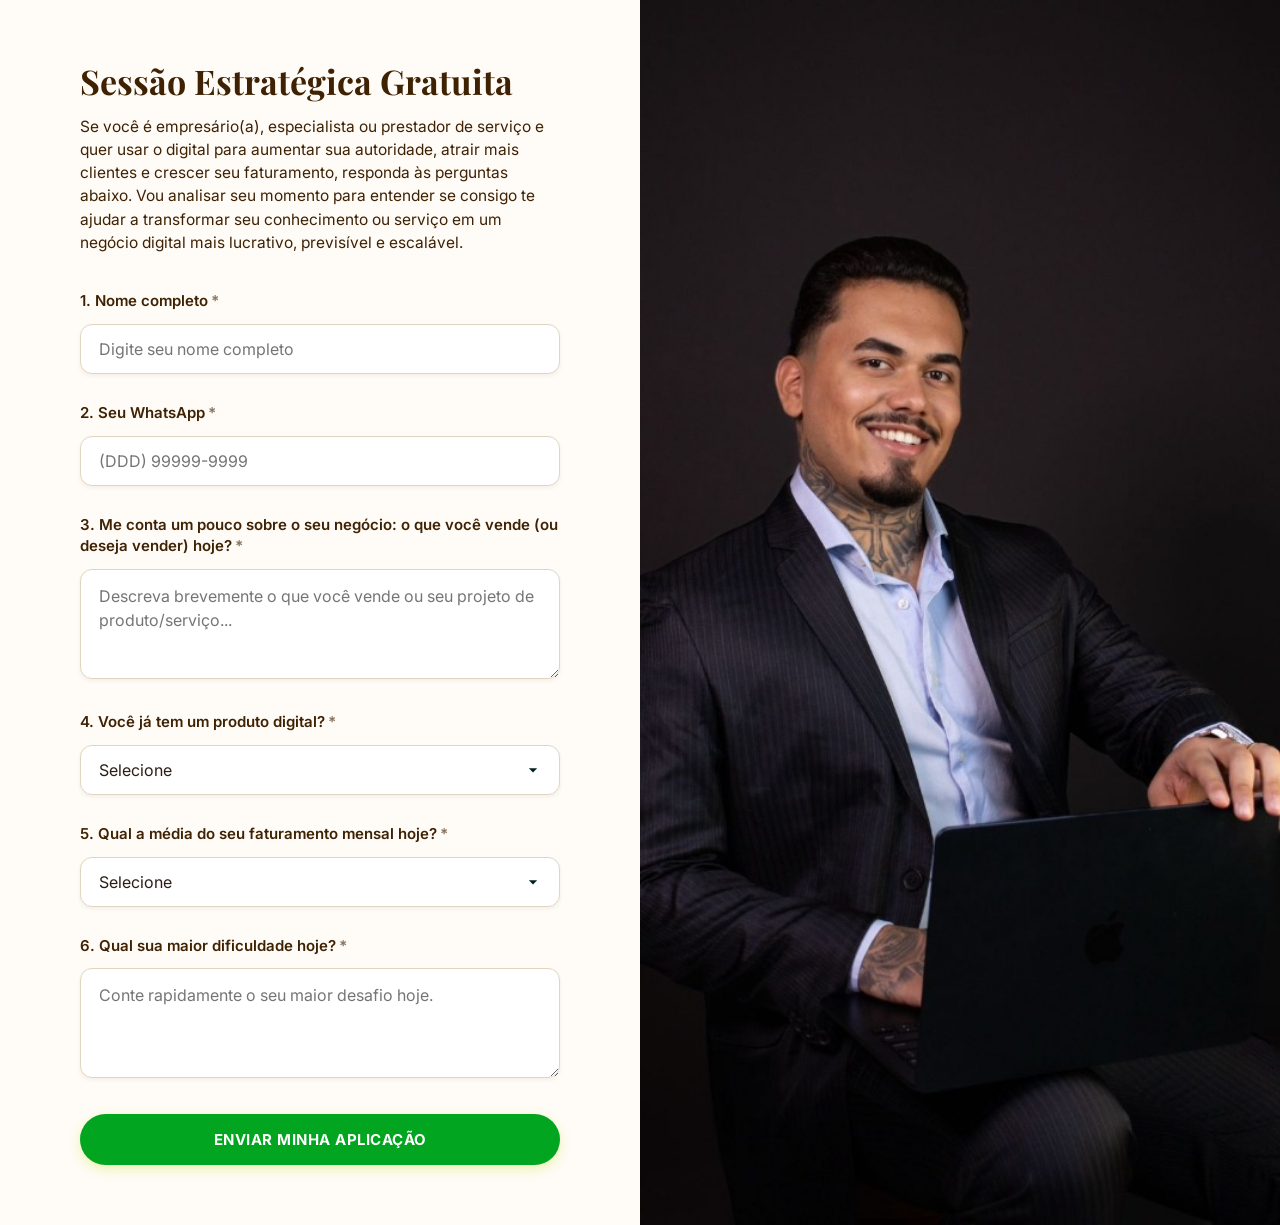
<file: rubens/index.html>
<!DOCTYPE html>
<html lang="pt-BR">

<head>
  <meta charset="UTF-8">
  <meta name="viewport" content="width=device-width, initial-scale=1.0, maximum-scale=1.0, user-scalable=no">
  <title>Sessão Estratégica Gratuita</title>

  <!-- Fontes Premium -->
  <link rel="preconnect" href="https://fonts.googleapis.com">
  <link rel="preconnect" href="https://fonts.gstatic.com" crossorigin>
  <link
    href="https://fonts.googleapis.com/css2?family=Inter:wght@300;400;500;600;700&family=Playfair+Display:ital,wght@0,400..700;1,400..700&display=swap"
    rel="stylesheet">

  <link rel="stylesheet" href="styles.css">
</head>

<body>

  <div class="wrap">
    <!-- Coluna do Formulário -->
    <section class="form-side" id="form-container">
      <div class="form-card" id="form-content">
        <h1>Sessão Estratégica Gratuita</h1>
        <p class="sub">Se você é empresário(a), especialista ou prestador de serviço e quer usar o digital para aumentar
          sua autoridade, atrair mais clientes e crescer seu faturamento, responda às perguntas abaixo. Vou analisar seu
          momento para entender se consigo te ajudar a transformar seu conhecimento ou serviço em um negócio digital
          mais lucrativo, previsível e escalável.</p>

        <form id="app-form" onsubmit="return false;">

          <!-- Pergunta 1: Nome Completo -->
          <div class="q-group" data-required>
            <label class="q-label" for="nome">1. Nome completo<span class="req">*</span></label>
            <input type="text" id="nome" name="nome" placeholder="Digite seu nome completo" required>
            <span class="error-msg">Digite seu nome para continuar.</span>
          </div>

          <!-- Pergunta 2: WhatsApp -->
          <div class="q-group" data-required>
            <label class="q-label" for="whatsapp">2. Seu WhatsApp<span class="req">*</span></label>
            <input type="tel" id="whatsapp" name="whatsapp" placeholder="(DDD) 99999-9999" required>
            <span class="error-msg">Digite seu número de WhatsApp para continuar.</span>
          </div>

          <!-- Pergunta 3: Me conta um pouco sobre o seu negócio -->
          <div class="q-group" data-required>
            <label class="q-label" for="negocio">3. Me conta um pouco sobre o seu negócio: o que você vende (ou deseja
              vender) hoje?<span class="req">*</span></label>
            <textarea id="negocio" name="negocio"
              placeholder="Descreva brevemente o que você vende ou seu projeto de produto/serviço..."
              required></textarea>
            <span class="error-msg">Escreva a sua resposta para continuar.</span>
          </div>

          <!-- Pergunta 4: Você já tem um produto digital? -->
          <div class="q-group" data-required>
            <label class="q-label" for="produto_digital">4. Você já tem um produto digital?<span
                class="req">*</span></label>
            <select id="produto_digital" name="produto_digital" required>
              <option value="" disabled selected>Selecione</option>
              <option value="Sim">Sim</option>
              <option value="Não">Não</option>
            </select>
            <span class="error-msg">Selecione uma opção para continuar.</span>
          </div>

          <!-- Pergunta 5: Faturamento -->
          <div class="q-group" data-required>
            <label class="q-label" for="faturamento">5. Qual a média do seu faturamento mensal hoje?<span
                class="req">*</span></label>
            <select id="faturamento" name="faturamento" required>
              <option value="" disabled selected>Selecione</option>
              <option value="Abaixo de R$ 3.000">Abaixo de R$ 3.000</option>
              <option value="Entre R$ 3.000 e R$ 7.000">Entre R$ 3.000 e R$ 7.000</option>
              <option value="Entre R$ 7.000 e R$ 12.000">Entre R$ 7.000 e R$ 12.000</option>
              <option value="Entre R$ 12.000 e R$ 25.000">Entre R$ 12.000 e R$ 25.000</option>
              <option value="Entre R$ 25.000 e R$ 50.000">Entre R$ 25.000 e R$ 50.000</option>
              <option value="Acima de R$ 50.000">Acima de R$ 50.000</option>
            </select>
            <span class="error-msg">Selecione uma opção para continuar.</span>
          </div>

          <!-- Pergunta 6: Maior dificuldade -->
          <div class="q-group" data-required>
            <label class="q-label" for="dificuldade">6. Qual sua maior dificuldade hoje?<span
                class="req">*</span></label>
            <textarea id="dificuldade" name="dificuldade" placeholder="Conte rapidamente o seu maior desafio hoje."
              required></textarea>
            <span class="error-msg">Escreva sobre sua maior dificuldade para continuar.</span>
          </div>

          <button type="submit" id="submit-btn" class="submit-button">Enviar Minha Aplicação</button>

          <div class="form-notice" id="form-notice">
            Responda os campos destacados para enviar.
          </div>
        </form>
      </div>

      <!-- Tela de Sucesso -->
      <div class="success-card" id="success-content" style="display: none;">
        <div class="success-icon">
          <svg viewBox="0 0 24 24" fill="none" xmlns="http://www.w3.org/2000/svg">
            <path
              d="M9 12L11 14L15 10M21 12C21 16.9706 16.9706 21 12 21C7.02944 21 3 16.9706 3 12C3 7.02944 7.02944 3 12 3C16.9706 3 21 7.02944 21 12Z"
              stroke="currentColor" stroke-width="2" stroke-linecap="round" stroke-linejoin="round" />
          </svg>
        </div>
        <h2>Aplicação enviada!</h2>
        <p>Aguarde, estamos te direcionando para o WhatsApp...</p>
        <p class="accent-text">Caso não seja redirecionada automaticamente, clique no botão abaixo:</p>

        <a id="wa-action-btn" href="#" target="_blank" class="success-button">
          Concluir no WhatsApp
        </a>
      </div>
    </section>

    <!-- Coluna da Foto -->
    <aside class="photo-side" aria-hidden="true"></aside>
  </div>

  <script src="script.js"></script>
</body>

</html>
</file>
<file: styles.css>
:root {
  --teal: #3E2203; /* Marrom escuro da Duda */
  --lime: #02A51F; /* Verde esmeralda da Duda */
  --cream: #FFFBF6; /* Creme claro solicitado */
  --ink: #2C1E16; /* Tom chumbo marrom para texto */
  --border: #e0d5c1; /* Borda quente suave */
  --white: #ffffff;
  --error: #e04f4f;
  --shadow: rgba(62, 34, 3, 0.06);
  
  --font-serif: 'Playfair Display', serif;
  --font-sans: 'Inter', sans-serif;
}

* {
  box-sizing: border-box;
  margin: 0;
  padding: 0;
}

html, body {
  font-family: var(--font-sans);
  color: var(--ink);
  background: var(--cream);
  min-height: 100vh;
}

.wrap {
  display: flex;
  min-height: 100vh;
}

/* Coluna Esquerda: Formulário */
.form-side {
  flex: 1 1 50%;
  background: var(--cream);
  display: flex;
  align-items: center;
  justify-content: center;
  padding: 60px 40px;
  overflow-y: auto;
}

.form-card, .success-card {
  width: 100%;
  max-width: 480px;
  animation: fadeIn 0.6s cubic-bezier(0.25, 0.46, 0.45, 0.94) both;
}

@keyframes fadeIn {
  from {
    opacity: 0;
    transform: translateY(12px);
  }
  to {
    opacity: 1;
    transform: translateY(0);
  }
}
.form-card h1 {
  font-family: var(--font-serif);
  font-size: 34px;
  font-weight: 700;
  line-height: 1.25;
  color: #3E2203; /* Dark brown title */
  margin-bottom: 12px;
}

.form-card .sub {
  font-size: 15.5px;
  line-height: 1.5;
  color: var(--teal); /* Dark brown subtitle */
  margin-bottom: 36px;
  font-weight: 400;
}

/* Grupos de Perguntas */
.q-group {
  margin-bottom: 28px;
  position: relative;
}

.q-label {
  display: block;
  font-size: 15px;
  font-weight: 600;
  line-height: 1.45;
  color: var(--teal);
  margin-bottom: 12px;
}

.q-label .req {
  color: var(--teal);
  opacity: 0.6;
  margin-left: 3px;
  font-weight: 700;
}

/* Inputs de Texto e Textarea */
textarea, input[type="text"], input[type="tel"], select {
  width: 100%;
  padding: 14px 18px;
  border: 1px solid var(--border);
  border-radius: 12px;
  font-size: 16px; /* Evita o zoom automático no iPhone (iOS exige mínimo 16px) */
  font-family: inherit;
  color: var(--ink);
  background: var(--white);
  outline: none;
  transition: all 0.25s ease;
  box-shadow: 0 2px 4px var(--shadow);
}

select {
  appearance: none;
  -webkit-appearance: none;
  background-image: url("data:image/svg+xml;utf8,<svg fill='%23002223' height='24' viewBox='0 0 24 24' width='24' xmlns='http://www.w3.org/2000/svg'><path d='M7 10l5 5 5-5z'/><path d='M0 0h24v24H0z' fill='none'/></svg>");
  background-repeat: no-repeat;
  background-position: right 16px center;
  background-size: 20px;
  padding-right: 40px;
  cursor: pointer;
}

textarea {
  min-height: 110px;
  resize: vertical;
  line-height: 1.5;
}

textarea:focus, input[type="text"]:focus, input[type="tel"]:focus, select:focus {
  border-color: var(--teal);
  box-shadow: 0 0 0 3px rgba(0, 34, 35, 0.1);
}

/* Opções em Cards Clickáveis (Rádio) */
.options-grid {
  display: flex;
  flex-direction: column;
  gap: 10px;
}

.option-card {
  position: relative;
  display: flex;
  align-items: center;
  gap: 14px;
  padding: 15px 18px;
  background: var(--white);
  border: 1px solid var(--border);
  border-radius: 12px;
  cursor: pointer;
  transition: all 0.2s ease;
  box-shadow: 0 2px 4px var(--shadow);
}

.option-card input[type="radio"] {
  position: absolute;
  opacity: 0;
  width: 0;
  height: 0;
}

.option-circle {
  flex-shrink: 0;
  width: 18px;
  height: 18px;
  border: 1px solid var(--border);
  border-radius: 50%;
  position: relative;
  transition: all 0.2s ease;
}

.option-circle::after {
  content: '';
  position: absolute;
  inset: 4px;
  background: var(--teal);
  border-radius: 50%;
  opacity: 0;
  transform: scale(0.6);
  transition: all 0.2s ease;
}

.option-text {
  font-size: 14.5px;
  font-weight: 400;
  color: #333;
  line-height: 1.4;
  transition: color 0.2s ease;
}

/* Hover e Check dos Cards */
@media (hover: hover) {
  .option-card:hover {
    border-color: var(--teal);
    transform: translateY(-1px);
  }
}

.option-card:has(input:checked) {
  border-color: var(--teal);
  background: rgba(0, 34, 35, 0.02);
  box-shadow: 0 4px 8px rgba(0, 34, 35, 0.05);
}

.option-card input:checked ~ .option-circle {
  border-color: var(--teal);
}

.option-card input:checked ~ .option-circle::after {
  opacity: 1;
  transform: scale(1);
}

.option-card input:checked ~ .option-text {
  color: var(--teal);
  font-weight: 500;
}

/* Seção de Contatos */
.contact-section {
  margin-top: 40px;
  padding-top: 30px;
  border-top: 1px dashed var(--border);
}

.section-title {
  font-family: var(--font-serif);
  font-size: 22px;
  font-weight: 600;
  color: var(--teal);
  margin-bottom: 24px;
}

.contact-section label {
  display: block;
  font-size: 14px;
  font-weight: 600;
  color: var(--teal);
  margin-bottom: 8px;
}

/* Botões */
.submit-button, .success-button {
  display: block;
  width: 100%;
  text-align: center;
  background: var(--lime);
  color: var(--white); /* Texto branco para leitura no verde */
  font-family: inherit;
  font-weight: 700;
  font-size: 15px;
  letter-spacing: 0.5px;
  text-transform: uppercase;
  border: none;
  border-radius: 30px;
  padding: 16px 28px;
  margin-top: 32px;
  cursor: pointer;
  transition: all 0.25s cubic-bezier(0.25, 0.46, 0.45, 0.94);
  box-shadow: 0 4px 12px rgba(200, 230, 50, 0.35);
  text-decoration: none;
}

.submit-button:hover, .success-button:hover {
  transform: translateY(-2px);
  box-shadow: 0 6px 18px rgba(200, 230, 50, 0.5);
  filter: brightness(1.02);
}

.submit-button:active, .success-button:active {
  transform: translateY(0);
}

/* Mensagens de Erro e Alerta */
.error-msg {
  display: none;
  font-size: 12.5px;
  color: var(--error);
  margin-top: 6px;
  font-weight: 500;
  animation: fadeIn 0.2s ease-out;
}

.q-group.invalid textarea, 
.q-group.invalid input[type="text"], 
.q-group.invalid input[type="tel"],
.q-group.invalid select {
  border-color: var(--error);
}

.q-group.invalid .options-grid {
  outline: 1.5px solid rgba(224, 79, 79, 0.25);
  outline-offset: 4px;
  border-radius: 12px;
}

.q-group.invalid .error-msg {
  display: block;
}

.form-notice {
  text-align: center;
  font-size: 13.5px;
  color: var(--error);
  margin-top: 16px;
  font-weight: 500;
  display: none;
  animation: fadeIn 0.25s ease;
}

.form-notice.show {
  display: block;
}
/* Coluna Direita: Imagem do Hero */
.photo-side {
  flex: 1 1 50%;
  background-color: var(--teal);
  background-image: url('hero_photo.png');
  background-size: cover;
  background-position: center;
  background-repeat: no-repeat;
  position: relative;
}

/* Tela de Sucesso */
.success-card {
  text-align: center;
  padding: 20px 0;
}

.success-icon {
  width: 72px;
  height: 72px;
  color: var(--teal);
  margin: 0 auto 24px;
}

.success-icon svg {
  width: 100%;
  height: 100%;
}

.success-card h2 {
  font-family: var(--font-serif);
  font-size: 32px;
  font-weight: 700;
  color: #3E2203; /* Dark brown heading */
  margin-bottom: 16px;
}

.success-card p {
  font-size: 15.5px;
  line-height: 1.6;
  color: var(--teal); /* Dark brown paragraph text */
  margin-bottom: 12px;
}

.success-card .accent-text {
  font-weight: 500;
  color: var(--teal);
  margin-bottom: 24px;
}

.success-button {
  background: var(--teal);
  color: var(--white);
  box-shadow: 0 4px 12px rgba(62, 34, 3, 0.15);
}

.success-button:hover {
  background: #502E05;
  color: var(--white);
  box-shadow: 0 6px 18px rgba(62, 34, 3, 0.25);
}

/* Responsividade */
@media (max-width: 992px) {
  .form-side {
    padding: 48px 24px;
  }
  .form-card h1 {
    font-size: 30px;
  }
}

@media (max-width: 768px) {
  .wrap {
    flex-direction: column;
  }
  .photo-side {
    order: -1;
    min-height: 280px;
    background-position: center 20%;
    background-image: url('hero_photo.jpg');
  }
  .form-side {
    padding: 40px 20px;
  }
  .form-card h1 {
    font-size: 28px;
  }
}
</file>
<file: rubens/styles.css>
:root {
  --teal: #3E2203; /* Marrom escuro da Duda */
  --lime: #02A51F; /* Verde esmeralda da Duda */
  --cream: #FFFBF6; /* Creme claro solicitado */
  --ink: #2C1E16; /* Tom chumbo marrom para texto */
  --border: #e0d5c1; /* Borda quente suave */
  --white: #ffffff;
  --error: #e04f4f;
  --shadow: rgba(62, 34, 3, 0.06);
  
  --font-serif: 'Playfair Display', serif;
  --font-sans: 'Inter', sans-serif;
}

* {
  box-sizing: border-box;
  margin: 0;
  padding: 0;
}

html, body {
  font-family: var(--font-sans);
  color: var(--ink);
  background: var(--cream);
  min-height: 100vh;
}

.wrap {
  display: flex;
  min-height: 100vh;
}

/* Coluna Esquerda: Formulário */
.form-side {
  flex: 1 1 50%;
  background: var(--cream);
  display: flex;
  align-items: center;
  justify-content: center;
  padding: 60px 40px;
  overflow-y: auto;
}

.form-card, .success-card {
  width: 100%;
  max-width: 480px;
  animation: fadeIn 0.6s cubic-bezier(0.25, 0.46, 0.45, 0.94) both;
}

@keyframes fadeIn {
  from {
    opacity: 0;
    transform: translateY(12px);
  }
  to {
    opacity: 1;
    transform: translateY(0);
  }
}
.form-card h1 {
  font-family: var(--font-serif);
  font-size: 34px;
  font-weight: 700;
  line-height: 1.25;
  color: #3E2203; /* Dark brown title */
  margin-bottom: 12px;
}

.form-card .sub {
  font-size: 15.5px;
  line-height: 1.5;
  color: var(--teal); /* Dark brown subtitle */
  margin-bottom: 36px;
  font-weight: 400;
}

/* Grupos de Perguntas */
.q-group {
  margin-bottom: 28px;
  position: relative;
}

.q-label {
  display: block;
  font-size: 15px;
  font-weight: 600;
  line-height: 1.45;
  color: var(--teal);
  margin-bottom: 12px;
}

.q-label .req {
  color: var(--teal);
  opacity: 0.6;
  margin-left: 3px;
  font-weight: 700;
}

/* Inputs de Texto e Textarea */
textarea, input[type="text"], input[type="tel"], select {
  width: 100%;
  padding: 14px 18px;
  border: 1px solid var(--border);
  border-radius: 12px;
  font-size: 16px; /* Evita o zoom automático no iPhone (iOS exige mínimo 16px) */
  font-family: inherit;
  color: var(--ink);
  background: var(--white);
  outline: none;
  transition: all 0.25s ease;
  box-shadow: 0 2px 4px var(--shadow);
}

select {
  appearance: none;
  -webkit-appearance: none;
  background-image: url("data:image/svg+xml;utf8,<svg fill='%23002223' height='24' viewBox='0 0 24 24' width='24' xmlns='http://www.w3.org/2000/svg'><path d='M7 10l5 5 5-5z'/><path d='M0 0h24v24H0z' fill='none'/></svg>");
  background-repeat: no-repeat;
  background-position: right 16px center;
  background-size: 20px;
  padding-right: 40px;
  cursor: pointer;
}

textarea {
  min-height: 110px;
  resize: vertical;
  line-height: 1.5;
}

textarea:focus, input[type="text"]:focus, input[type="tel"]:focus, select:focus {
  border-color: var(--teal);
  box-shadow: 0 0 0 3px rgba(0, 34, 35, 0.1);
}

/* Opções em Cards Clickáveis (Rádio) */
.options-grid {
  display: flex;
  flex-direction: column;
  gap: 10px;
}

.option-card {
  position: relative;
  display: flex;
  align-items: center;
  gap: 14px;
  padding: 15px 18px;
  background: var(--white);
  border: 1px solid var(--border);
  border-radius: 12px;
  cursor: pointer;
  transition: all 0.2s ease;
  box-shadow: 0 2px 4px var(--shadow);
}

.option-card input[type="radio"] {
  position: absolute;
  opacity: 0;
  width: 0;
  height: 0;
}

.option-circle {
  flex-shrink: 0;
  width: 18px;
  height: 18px;
  border: 1px solid var(--border);
  border-radius: 50%;
  position: relative;
  transition: all 0.2s ease;
}

.option-circle::after {
  content: '';
  position: absolute;
  inset: 4px;
  background: var(--teal);
  border-radius: 50%;
  opacity: 0;
  transform: scale(0.6);
  transition: all 0.2s ease;
}

.option-text {
  font-size: 14.5px;
  font-weight: 400;
  color: #333;
  line-height: 1.4;
  transition: color 0.2s ease;
}

/* Hover e Check dos Cards */
@media (hover: hover) {
  .option-card:hover {
    border-color: var(--teal);
    transform: translateY(-1px);
  }
}

.option-card:has(input:checked) {
  border-color: var(--teal);
  background: rgba(0, 34, 35, 0.02);
  box-shadow: 0 4px 8px rgba(0, 34, 35, 0.05);
}

.option-card input:checked ~ .option-circle {
  border-color: var(--teal);
}

.option-card input:checked ~ .option-circle::after {
  opacity: 1;
  transform: scale(1);
}

.option-card input:checked ~ .option-text {
  color: var(--teal);
  font-weight: 500;
}

/* Seção de Contatos */
.contact-section {
  margin-top: 40px;
  padding-top: 30px;
  border-top: 1px dashed var(--border);
}

.section-title {
  font-family: var(--font-serif);
  font-size: 22px;
  font-weight: 600;
  color: var(--teal);
  margin-bottom: 24px;
}

.contact-section label {
  display: block;
  font-size: 14px;
  font-weight: 600;
  color: var(--teal);
  margin-bottom: 8px;
}

/* Botões */
.submit-button, .success-button {
  display: block;
  width: 100%;
  text-align: center;
  background: var(--lime);
  color: var(--white); /* Texto branco para leitura no verde */
  font-family: inherit;
  font-weight: 700;
  font-size: 15px;
  letter-spacing: 0.5px;
  text-transform: uppercase;
  border: none;
  border-radius: 30px;
  padding: 16px 28px;
  margin-top: 32px;
  cursor: pointer;
  transition: all 0.25s cubic-bezier(0.25, 0.46, 0.45, 0.94);
  box-shadow: 0 4px 12px rgba(200, 230, 50, 0.35);
  text-decoration: none;
}

.submit-button:hover, .success-button:hover {
  transform: translateY(-2px);
  box-shadow: 0 6px 18px rgba(200, 230, 50, 0.5);
  filter: brightness(1.02);
}

.submit-button:active, .success-button:active {
  transform: translateY(0);
}

/* Mensagens de Erro e Alerta */
.error-msg {
  display: none;
  font-size: 12.5px;
  color: var(--error);
  margin-top: 6px;
  font-weight: 500;
  animation: fadeIn 0.2s ease-out;
}

.q-group.invalid textarea, 
.q-group.invalid input[type="text"], 
.q-group.invalid input[type="tel"],
.q-group.invalid select {
  border-color: var(--error);
}

.q-group.invalid .options-grid {
  outline: 1.5px solid rgba(224, 79, 79, 0.25);
  outline-offset: 4px;
  border-radius: 12px;
}

.q-group.invalid .error-msg {
  display: block;
}

.form-notice {
  text-align: center;
  font-size: 13.5px;
  color: var(--error);
  margin-top: 16px;
  font-weight: 500;
  display: none;
  animation: fadeIn 0.25s ease;
}

.form-notice.show {
  display: block;
}
/* Coluna Direita: Imagem do Hero */
.photo-side {
  flex: 1 1 50%;
  background-color: var(--teal);
  background-image: url('hero_photo.png');
  background-size: cover;
  background-position: center;
  background-repeat: no-repeat;
  position: relative;
}

/* Tela de Sucesso */
.success-card {
  text-align: center;
  padding: 20px 0;
}

.success-icon {
  width: 72px;
  height: 72px;
  color: var(--teal);
  margin: 0 auto 24px;
}

.success-icon svg {
  width: 100%;
  height: 100%;
}

.success-card h2 {
  font-family: var(--font-serif);
  font-size: 32px;
  font-weight: 700;
  color: #3E2203; /* Dark brown heading */
  margin-bottom: 16px;
}

.success-card p {
  font-size: 15.5px;
  line-height: 1.6;
  color: var(--teal); /* Dark brown paragraph text */
  margin-bottom: 12px;
}

.success-card .accent-text {
  font-weight: 500;
  color: var(--teal);
  margin-bottom: 24px;
}

.success-button {
  background: var(--teal);
  color: var(--white);
  box-shadow: 0 4px 12px rgba(62, 34, 3, 0.15);
}

.success-button:hover {
  background: #502E05;
  color: var(--white);
  box-shadow: 0 6px 18px rgba(62, 34, 3, 0.25);
}

/* Responsividade */
@media (max-width: 992px) {
  .form-side {
    padding: 48px 24px;
  }
  .form-card h1 {
    font-size: 30px;
  }
}

@media (max-width: 768px) {
  .wrap {
    flex-direction: column;
  }
  .photo-side {
    order: -1;
    min-height: 280px;
    background-position: center 20%;
    background-image: url('hero_photo.jpg');
  }
  .form-side {
    padding: 40px 20px;
  }
  .form-card h1 {
    font-size: 28px;
  }
}
</file>
